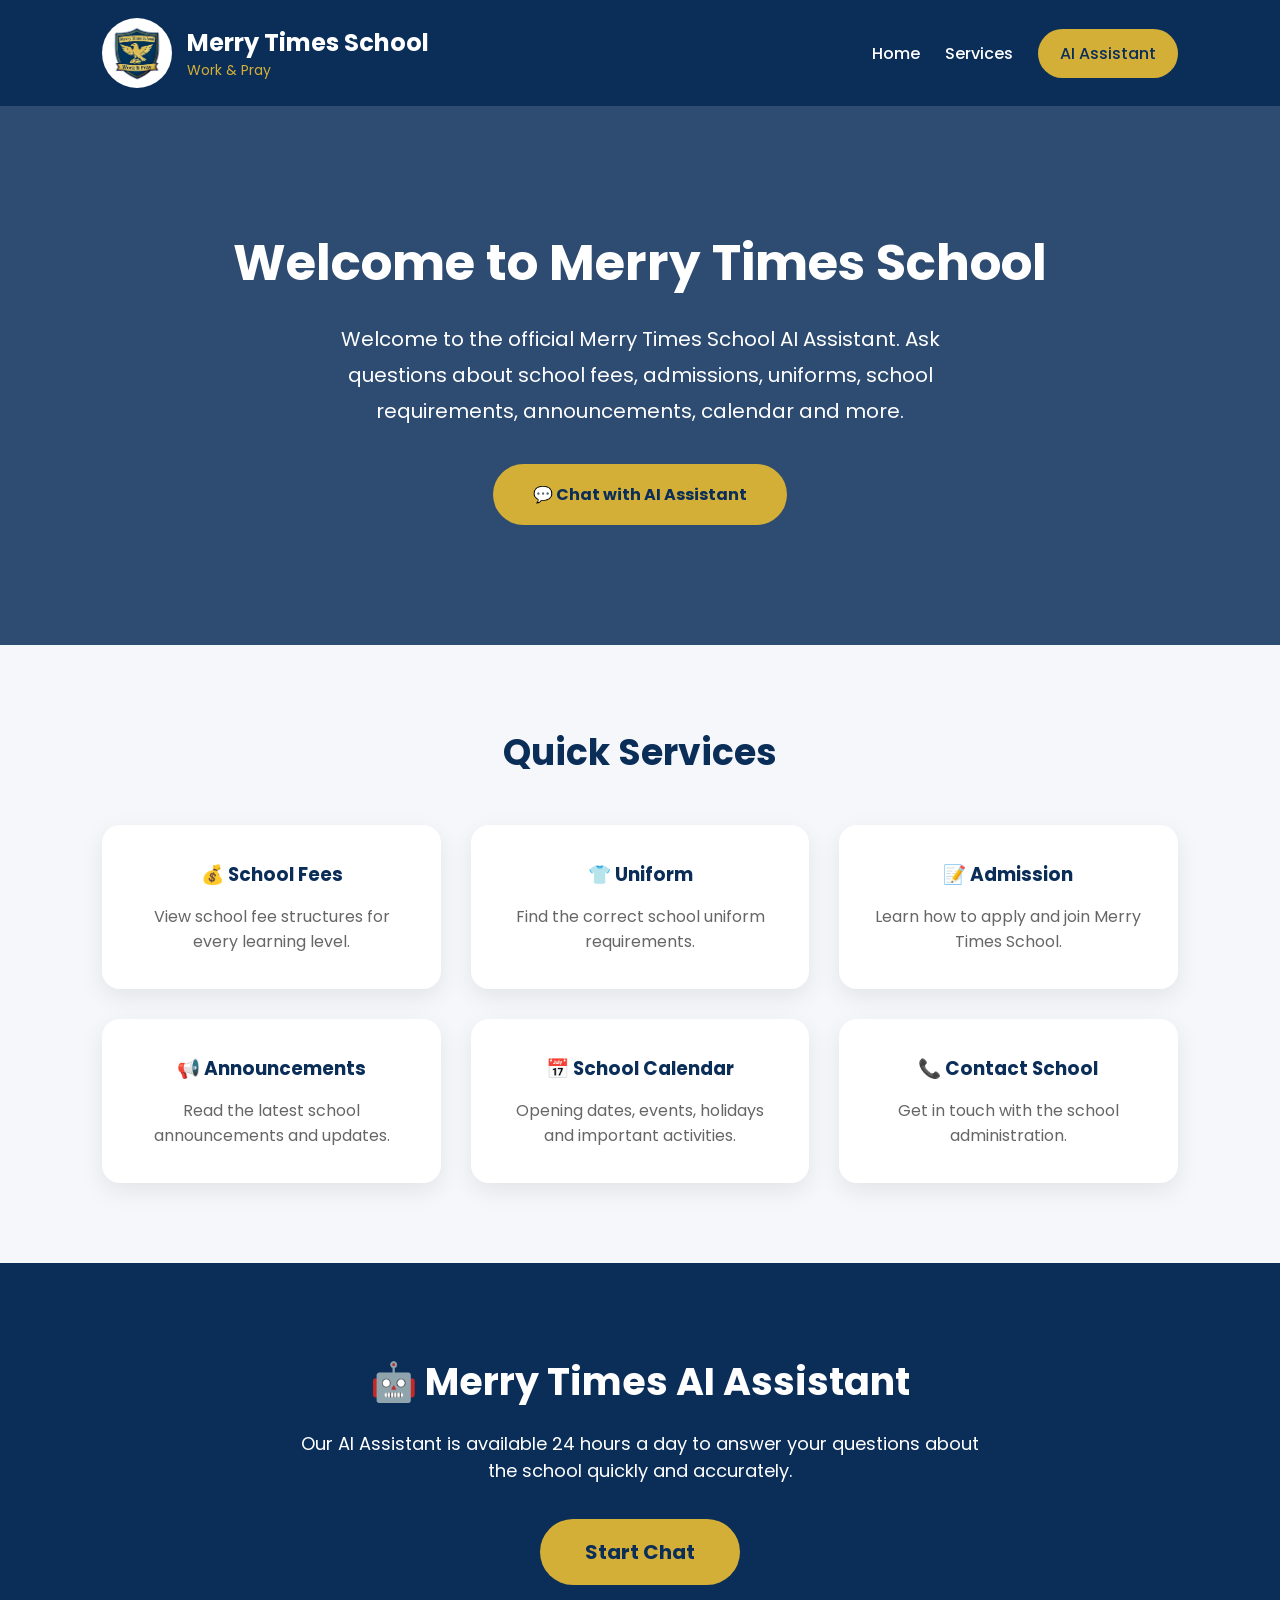
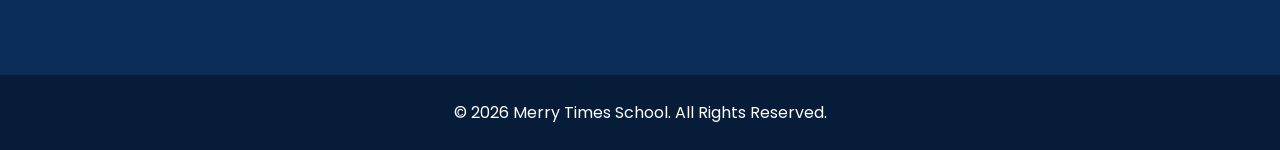
<file: index.html>
<!DOCTYPE html>
<html lang="en">

<head>

    <meta charset="UTF-8">

    <meta name="viewport" content="width=device-width, initial-scale=1.0">

    <title>Merry Times School AI Assistant</title>

    <link rel="stylesheet" href="style.css">

    <link rel="preconnect" href="https://fonts.googleapis.com">

    <link rel="preconnect" href="https://fonts.gstatic.com" crossorigin>

    <link href="https://fonts.googleapis.com/css2?family=Poppins:wght@300;400;500;600;700&display=swap" rel="stylesheet">

</head>

<body>

    <!-- ================= NAVIGATION ================= -->

    <nav>

        <a href="index.html" class="brand">

            <img src="assets/logo.png" alt="Merry Times School Logo">

            <div class="brand-text">

                <h2>Merry Times School</h2>

                <p>Work & Pray</p>

            </div>

        </a>

        <div class="nav-links">

            <a href="index.html">Home</a>

            <a href="#services">Services</a>

            <a href="chat.html" class="chat-button">AI Assistant</a>

        </div>

    </nav>

    <!-- ================= HERO ================= -->

    <section class="hero">

        <div class="hero-text">

            <h1>Welcome to Merry Times School</h1>

            <p>

                Welcome to the official Merry Times School AI Assistant.

                Ask questions about school fees, admissions, uniforms,

                school requirements, announcements, calendar and more.

            </p>

            <a href="chat.html" class="start-chat">

                💬 Chat with AI Assistant

            </a>

        </div>

    </section>

    <!-- ================= SERVICES ================= -->

    <section class="services" id="services">

        <h2>Quick Services</h2>

        <div class="cards">

            <div class="card">

                <h3>💰 School Fees</h3>

                <p>View school fee structures for every learning level.</p>

            </div>

            <div class="card">

                <h3>👕 Uniform</h3>

                <p>Find the correct school uniform requirements.</p>

            </div>

            <div class="card">

                <h3>📝 Admission</h3>

                <p>Learn how to apply and join Merry Times School.</p>

            </div>

            <div class="card">

                <h3>📢 Announcements</h3>

                <p>Read the latest school announcements and updates.</p>

            </div>

            <div class="card">

                <h3>📅 School Calendar</h3>

                <p>Opening dates, events, holidays and important activities.</p>

            </div>

            <div class="card">

                <h3>📞 Contact School</h3>

                <p>Get in touch with the school administration.</p>

            </div>

        </div>

    </section>

    <!-- ================= AI ASSISTANT ================= -->

    <section class="assistant">

        <h2>🤖 Merry Times AI Assistant</h2>

        <p>

            Our AI Assistant is available 24 hours a day to answer your

            questions about the school quickly and accurately.

        </p>

        <a href="chat.html" class="big-button">

            Start Chat

        </a>

    </section>

    <!-- ================= FOOTER ================= -->

    <footer>

        <p>

            © 2026 Merry Times School. All Rights Reserved.

        </p>

    </footer>

    <script src="script.js"></script>

</body>

</html>
</file>
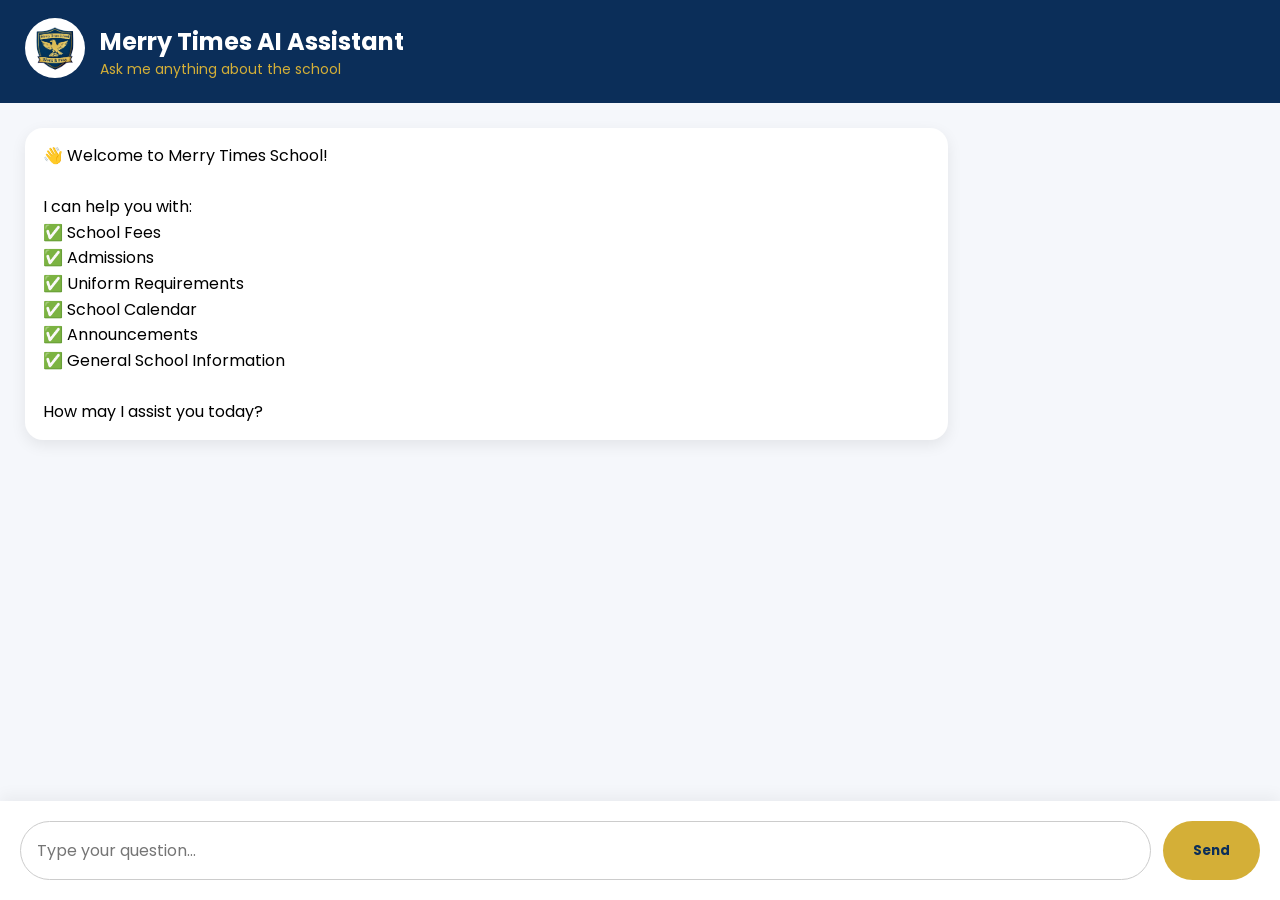
<file: chat.html>
<!DOCTYPE html>
<html lang="en">
<head>
    <meta charset="UTF-8">
    <meta name="viewport" content="width=device-width, initial-scale=1.0">
    <title>Merry Times AI Assistant</title>

    <link href="https://fonts.googleapis.com/css2?family=Poppins:wght@300;400;500;600;700&display=swap" rel="stylesheet">

    <style>
        *{
            margin:0;
            padding:0;
            box-sizing:border-box;
            font-family:'Poppins',sans-serif;
        }

        body{
            background:#f5f7fb;
            height:100vh;
        }

        .chat-page{
            display:flex;
            flex-direction:column;
            height:100vh;
        }

        .chat-header{
            background:#0B2E59;
            color:white;
            padding:18px 25px;
            display:flex;
            align-items:center;
            gap:15px;
        }

        .chat-header a{
            text-decoration:none;
        }

        .chat-header img{
            width:60px;
            height:60px;
            border-radius:50%;
            background:white;
            padding:5px;
        }

        .chat-header p{
            color:#D4AF37;
            font-size:14px;
        }

        .chat-box{
            flex:1;
            overflow-y:auto;
            padding:25px;
        }

        .message{
            max-width:75%;
            padding:15px 18px;
            border-radius:18px;
            margin-bottom:15px;
            line-height:1.6;
            word-wrap:break-word;
        }

        .bot{
            background:white;
            box-shadow:0 5px 15px rgba(0,0,0,0.08);
        }

        .user{
            background:#0B2E59;
            color:white;
            margin-left:auto;
        }

        .chat-input{
            background:white;
            padding:20px;
            display:flex;
            gap:12px;
            box-shadow:0 -5px 15px rgba(0,0,0,0.05);
        }

        .chat-input input{
            flex:1;
            padding:16px;
            border:1px solid #ccc;
            border-radius:30px;
            outline:none;
            font-size:16px;
        }

        .chat-input button{
            background:#D4AF37;
            color:#0B2E59;
            border:none;
            padding:16px 30px;
            border-radius:30px;
            cursor:pointer;
            font-weight:bold;
        }

        .chat-input button:hover{
            opacity:0.9;
        }

        @media(max-width:768px){

            .message{
                max-width:90%;
            }

            .chat-input{
                flex-direction:column;
            }

            .chat-input button{
                width:100%;
            }
        }
    </style>
</head>

<body>

<div class="chat-page">

    <div class="chat-header">

        <a href="index.html">
            <img src="assets/logo.png" alt="Merry Times School Logo">
        </a>

        <div>
            <h2>Merry Times AI Assistant</h2>
            <p>Ask me anything about the school</p>
        </div>

    </div>

    <div class="chat-box" id="chatBox">

        <div class="message bot">
            👋 Welcome to Merry Times School!

            <br><br>

            I can help you with:

            <br>✅ School Fees
            <br>✅ Admissions
            <br>✅ Uniform Requirements
            <br>✅ School Calendar
            <br>✅ Announcements
            <br>✅ General School Information

            <br><br>

            How may I assist you today?
        </div>

    </div>

    <div class="chat-input">

        <input
            type="text"
            id="message"
            placeholder="Type your question..."
            onkeydown="if(event.key==='Enter') sendMessage()">

        <button onclick="sendMessage()">
    Send
</button>
    </div>

</div>

<script>
async function sendMessage() {

    const input = document.getElementById("message");
    const chat = document.getElementById("chatBox");

    const message = input.value.trim();

    if (!message) return;

    chat.innerHTML += `
        <div class="message user">
            ${message}
        </div>
    `;

    input.value = "";

    chat.innerHTML += `
        <div class="message bot" id="thinking">
            🤖 Thinking...
        </div>
    `;

    chat.scrollTop = chat.scrollHeight;

    try {

        console.log("Sending:", message);

        const response = await fetch(
           "https://hook.eu1.make.com/3mix52mwckq8ujyahi48f4rbqudu3vs3",
            {
                method: "POST",
                headers: {
                    "Content-Type": "application/json"
                },
                body: JSON.stringify({
                    message: message
                })
            }
        );

        console.log("Status:", response.status);

        const reply = await response.text();

        document.getElementById("thinking").innerHTML =
            "🤖 " + reply;

    } catch (error) {

        console.error("Error:", error);

        document.getElementById("thinking").innerHTML =
            "❌ Unable to contact the assistant.";

    }

    chat.scrollTop = chat.scrollHeight;
}
</script>

</body>
</html>
</file>
<file: style.css>
/* ===============================
   Merry Times School AI Assistant
================================== */

*{
    margin:0;
    padding:0;
    box-sizing:border-box;
    font-family:'Poppins',sans-serif;
    scroll-behavior:smooth;
}

body{
    background:#f5f7fb;
    color:#222;
}

/* ===============================
   NAVBAR
================================== */

nav{
    background:#0B2E59;
    display:flex;
    justify-content:space-between;
    align-items:center;
    padding:18px 8%;
    position:sticky;
    top:0;
    z-index:1000;
}

.brand{
    display:flex;
    align-items:center;
    text-decoration:none;
    gap:15px;
    color:white;
}

.brand img{
    width:70px;
    height:70px;
    border-radius:50%;
    background:white;
    padding:5px;
}

.brand-text h2{
    font-size:24px;
}

.brand-text p{
    color:#D4AF37;
    font-size:14px;
}

.nav-links{
    display:flex;
    align-items:center;
    gap:25px;
}

.nav-links a{
    color:white;
    text-decoration:none;
    font-weight:500;
    transition:.3s;
}

.nav-links a:hover{
    color:#D4AF37;
}

.chat-button{
    background:#D4AF37;
    color:#0B2E59 !important;
    padding:12px 22px;
    border-radius:30px;
    font-weight:bold;
}

.chat-button:hover{
    transform:scale(1.05);
}

/* ===============================
   HERO
================================== */

.hero{
    background:linear-gradient(rgba(11,46,89,.85),rgba(11,46,89,.85)),
    url("https://images.unsplash.com/photo-1509062522246-3755977927d7?auto=format&fit=crop&w=1600&q=80");
    background-size:cover;
    background-position:center;
    color:white;
    text-align:center;
    padding:120px 20px;
}

.hero h1{
    font-size:50px;
    margin-bottom:20px;
}

.hero p{
    max-width:700px;
    margin:auto;
    font-size:20px;
    line-height:1.8;
}

.start-chat{
    display:inline-block;
    margin-top:35px;
    background:#D4AF37;
    color:#0B2E59;
    text-decoration:none;
    padding:18px 40px;
    border-radius:40px;
    font-weight:bold;
    transition:.3s;
}

.start-chat:hover{
    transform:translateY(-5px);
}

/* ===============================
   SERVICES
================================== */

.services{
    padding:80px 8%;
}

.services h2{
    text-align:center;
    color:#0B2E59;
    margin-bottom:45px;
    font-size:36px;
}

.cards{
    display:grid;
    grid-template-columns:repeat(auto-fit,minmax(250px,1fr));
    gap:30px;
}

.card{
    background:white;
    padding:35px;
    border-radius:18px;
    text-align:center;
    box-shadow:0 8px 25px rgba(0,0,0,.08);
    transition:.3s;
}

.card:hover{
    transform:translateY(-8px);
}

.card h3{
    color:#0B2E59;
    margin-bottom:15px;
}

.card p{
    color:#666;
}

/* ===============================
   AI SECTION
================================== */

.assistant{
    background:#0B2E59;
    color:white;
    text-align:center;
    padding:90px 20px;
}

.assistant h2{
    font-size:38px;
    margin-bottom:20px;
}

.assistant p{
    max-width:700px;
    margin:auto;
    margin-bottom:35px;
    font-size:18px;
}

.big-button{
    display:inline-block;
    background:#D4AF37;
    color:#0B2E59;
    text-decoration:none;
    padding:18px 45px;
    border-radius:40px;
    font-size:20px;
    font-weight:bold;
    transition:.3s;
}

.big-button:hover{
    transform:scale(1.05);
}

/* ===============================
   FOOTER
================================== */

footer{
    background:#061C38;
    color:white;
    text-align:center;
    padding:25px;
}

/* ===============================
   MOBILE
================================== */

@media(max-width:900px){

nav{
    flex-direction:column;
    gap:20px;
}

.nav-links{
    flex-wrap:wrap;
    justify-content:center;
}

.hero h1{
    font-size:36px;
}

.hero p{
    font-size:17px;
}

.services{
    padding:60px 20px;
}

.brand{
    flex-direction:column;
    text-align:center;
}

}
</file>
